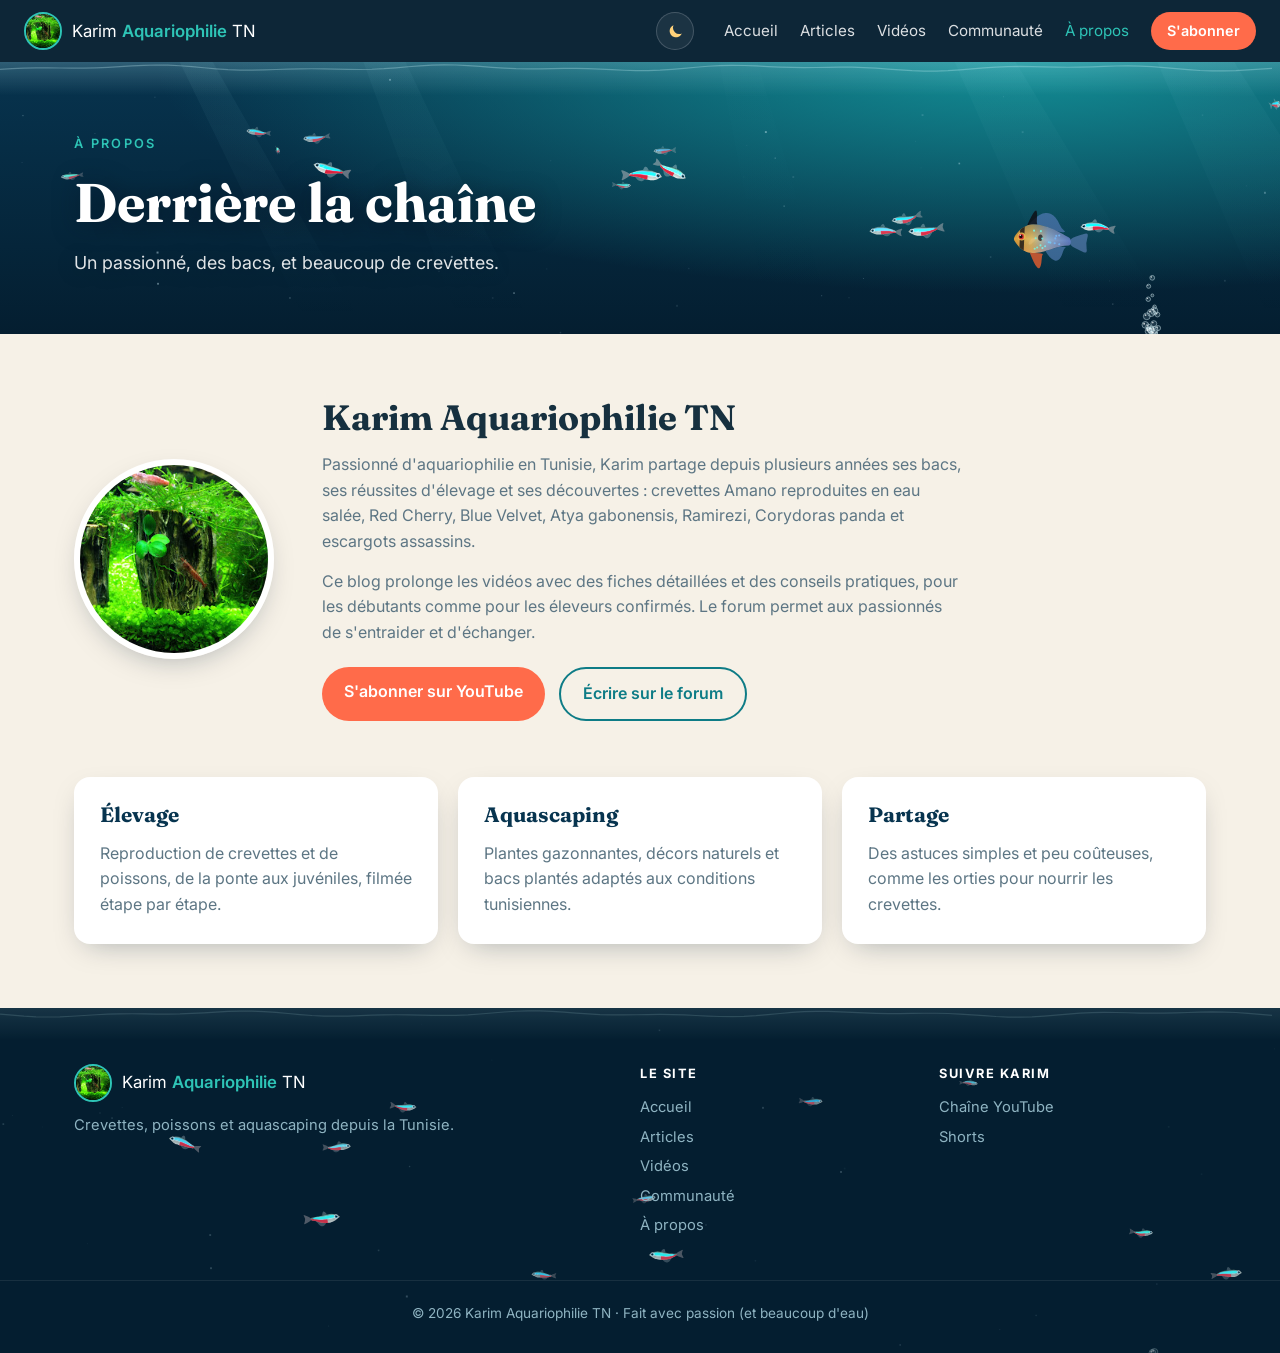
<file: apropos.html>
<!DOCTYPE html>
<html lang="fr">
<head>
  <meta charset="UTF-8">
  <meta name="viewport" content="width=device-width, initial-scale=1.0">
  <title>À propos – Karim Aquariophilie TN</title>
  <meta name="description" content="Qui est Karim, passionné d'aquariophilie en Tunisie.">
  <link rel="icon" href="assets/avatar.jpg">
  <link rel="preconnect" href="https://fonts.googleapis.com">
  <link rel="preconnect" href="https://fonts.gstatic.com" crossorigin>
  <link href="https://fonts.googleapis.com/css2?family=Fraunces:opsz,wght@9..144,600;9..144,800&family=Inter:wght@400;500;600&display=swap" rel="stylesheet">
  <link rel="stylesheet" href="assets/style.css">
</head>
<body data-page="apropos">
  <section class="page-head">
    <div class="container">
      <p class="eyebrow">À propos</p>
      <h1>Derrière la chaîne</h1>
      <p class="lead">Un passionné, des bacs, et beaucoup de crevettes.</p>
    </div>
  </section>
  <main class="container section">
    <div class="about">
      <img src="assets/avatar.jpg" alt="Karim Aquariophilie TN">
      <div>
        <h2>Karim Aquariophilie TN</h2>
        <p>Passionné d'aquariophilie en Tunisie, Karim partage depuis plusieurs années ses bacs, ses réussites d'élevage et ses découvertes : crevettes Amano reproduites en eau salée, Red Cherry, Blue Velvet, Atya gabonensis, Ramirezi, Corydoras panda et escargots assassins.</p>
        <p>Ce blog prolonge les vidéos avec des fiches détaillées et des conseils pratiques, pour les débutants comme pour les éleveurs confirmés. Le forum permet aux passionnés de s'entraider et d'échanger.</p>
        <div class="hero-cta">
          <a class="btn" href="https://www.youtube.com/@karimaquariophilietn2039?sub_confirmation=1" target="_blank" rel="noopener">S'abonner sur YouTube</a>
          <a class="btn btn-outline" href="communaute.html">Écrire sur le forum</a>
        </div>
      </div>
    </div>

    <div class="values">
      <div class="panel"><h3>Élevage</h3><p>Reproduction de crevettes et de poissons, de la ponte aux juvéniles, filmée étape par étape.</p></div>
      <div class="panel"><h3>Aquascaping</h3><p>Plantes gazonnantes, décors naturels et bacs plantés adaptés aux conditions tunisiennes.</p></div>
      <div class="panel"><h3>Partage</h3><p>Des astuces simples et peu coûteuses, comme les orties pour nourrir les crevettes.</p></div>
    </div>
  </main>

  <script src="assets/config.js"></script>
  <script src="assets/data.js"></script>
  <script src="assets/db.js"></script>
  <script src="assets/app.js"></script>
  <script src="assets/aquarium.js"></script>
  <script src="assets/community.js"></script>
</body>
</html>
</file>
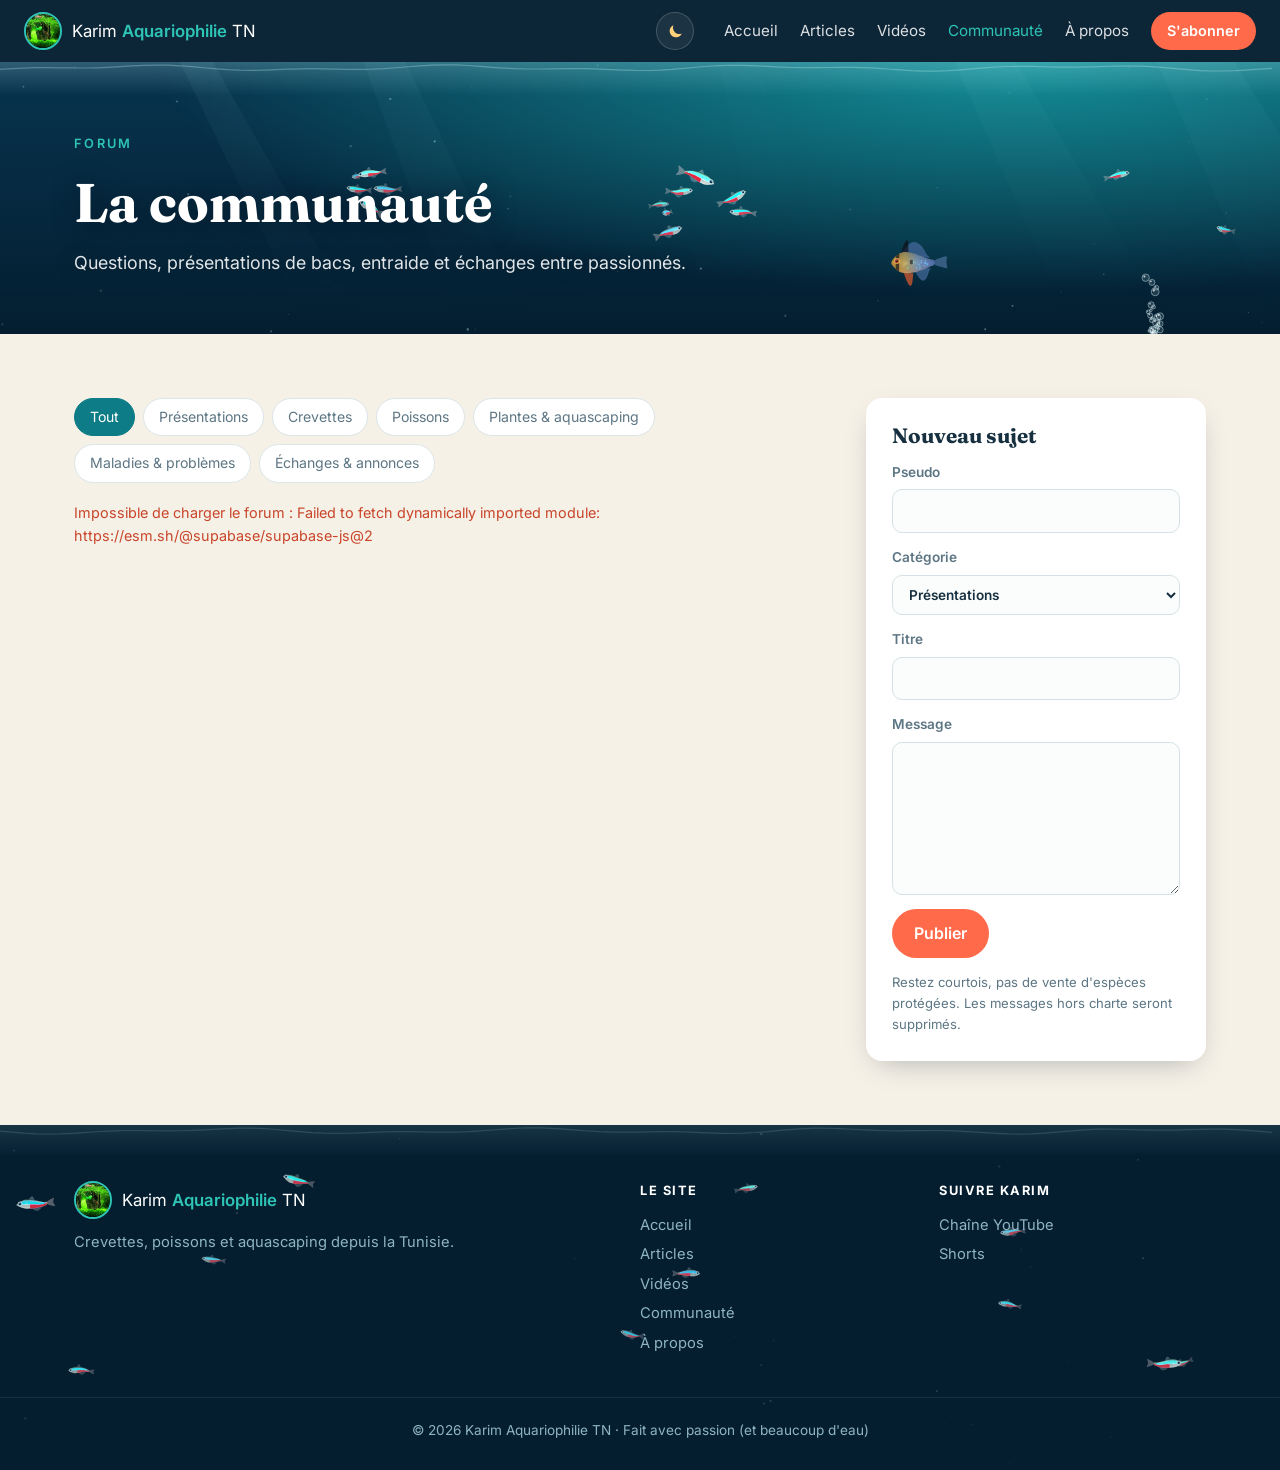
<file: communaute.html>
<!DOCTYPE html>
<html lang="fr">
<head>
  <meta charset="UTF-8">
  <meta name="viewport" content="width=device-width, initial-scale=1.0">
  <title>Communauté – Karim Aquariophilie TN</title>
  <meta name="description" content="Forum d'entraide entre passionnés d'aquariophilie en Tunisie.">
  <link rel="icon" href="assets/avatar.jpg">
  <link rel="preconnect" href="https://fonts.googleapis.com">
  <link rel="preconnect" href="https://fonts.gstatic.com" crossorigin>
  <link href="https://fonts.googleapis.com/css2?family=Fraunces:opsz,wght@9..144,600;9..144,800&family=Inter:wght@400;500;600&display=swap" rel="stylesheet">
  <link rel="stylesheet" href="assets/style.css">
</head>
<body data-page="communaute">
  <section class="page-head">
    <div class="container">
      <p class="eyebrow">Forum</p>
      <h1>La communauté</h1>
      <p class="lead">Questions, présentations de bacs, entraide et échanges entre passionnés.</p>
    </div>
  </section>
  <main class="container section" id="forum">
    <div id="forum-body"></div>
  </main>

  <script src="assets/config.js"></script>
  <script src="assets/data.js"></script>
  <script src="assets/db.js"></script>
  <script src="assets/app.js"></script>
  <script src="assets/aquarium.js"></script>
  <script src="assets/community.js"></script>
</body>
</html>
</file>
<file: assets/style.css>
:root {
  --abyss: #041e30;
  --deep: #07344f;
  --lagoon: #0e7c86;
  --aqua: #2ec4b6;
  --foam: #e8f7f5;
  --sand: #f6f1e7;
  --coral: #ff6b4a;
  --text: #16303f;
  --muted: #5d7684;
  --radius: 16px;
  --shadow: 0 10px 30px -12px rgba(4, 30, 48, .35);
}

* { box-sizing: border-box; margin: 0; padding: 0; }
html { scroll-behavior: smooth; }
body { font-family: Inter, system-ui, sans-serif; color: var(--text); background: var(--sand); line-height: 1.6; }
img { display: block; max-width: 100%; }
a { color: inherit; text-decoration: none; }
button { font: inherit; cursor: pointer; border: 0; background: none; color: inherit; text-align: left; }
h1, h2, h3 { font-family: Fraunces, Georgia, serif; line-height: 1.15; }

.container { max-width: 1180px; margin: 0 auto; padding: 0 24px; }
.narrow { max-width: 760px; }

/* ---------- Nav ---------- */
.nav {
  position: sticky; top: 0; z-index: 20;
  display: flex; align-items: center; justify-content: space-between; gap: 16px;
  padding: 12px 24px;
  background: rgba(4, 30, 48, .96);
  color: #fff;
}
.brand { display: flex; align-items: center; gap: 10px; font-size: 1.05rem; }
.brand img { width: 38px; height: 38px; border-radius: 50%; border: 2px solid var(--aqua); }
.brand b { color: var(--aqua); font-weight: 600; }
.nav nav { display: flex; align-items: center; gap: 22px; font-size: .95rem; }
.nav nav a:not(.btn) { opacity: .85; }
.nav nav a:not(.btn):hover, .nav nav a.active { opacity: 1; color: var(--aqua); }
.burger { display: none; color: #fff; font-size: 1.5rem; }

.btn {
  display: inline-block; padding: 12px 22px; border-radius: 999px;
  background: var(--coral); color: #fff; font-weight: 600;
  transition: transform .15s, box-shadow .15s;
}
.btn:hover { transform: translateY(-2px); box-shadow: 0 8px 20px -8px var(--coral); }
.btn-sm { padding: 7px 16px; font-size: .9rem; }
.btn-ghost { background: transparent; border: 2px solid rgba(255,255,255,.5); }
.btn-ghost:hover { border-color: #fff; box-shadow: none; }

/* ---------- Hero ---------- */
.hero {
  position: relative; overflow: hidden; color: #fff;
  background: radial-gradient(ellipse at 70% 0%, #138f96 0%, transparent 55%),
              linear-gradient(180deg, var(--deep), var(--abyss));
  padding: 110px 24px 260px;
}
.hero-inner { position: relative; max-width: 1180px; margin: 0 auto; z-index: 2; }
.eyebrow { text-transform: uppercase; letter-spacing: .18em; font-size: .8rem; color: var(--aqua); font-weight: 600; margin-bottom: 18px; }
.hero h1 { font-size: clamp(2.2rem, 5vw, 4rem); font-weight: 800; max-width: 850px; }
.hero h1 span { color: var(--aqua); }
.lead { max-width: 620px; margin: 22px 0 32px; font-size: 1.12rem; opacity: .88; }
.hero-cta { display: flex; gap: 14px; flex-wrap: wrap; }
.stats { list-style: none; display: flex; gap: 40px; flex-wrap: wrap; margin-top: 56px; }
.stats li { font-size: .9rem; opacity: .8; }
.stats b { display: block; font-family: Fraunces, serif; font-size: 2rem; color: #fff; opacity: 1; }


/* ---------- Sections ---------- */
section, .section { padding-block: 64px; }
section.container, .container.section { padding-block: 64px; }
section.first { padding-top: 40px; }
.section-head { display: flex; align-items: end; justify-content: space-between; flex-wrap: wrap; gap: 16px; margin-bottom: 32px; }
.section-head h2 { font-size: 2.2rem; }
.sub { font-family: Inter, sans-serif; font-size: .85rem; text-transform: uppercase; letter-spacing: .14em; color: var(--muted); margin: 36px 0 16px; }
.band .sub { color: #8fb4c2; }

.filters { display: flex; flex-wrap: wrap; gap: 8px; }
.filters button {
  padding: 7px 15px; border-radius: 999px; font-size: .88rem;
  background: #fff; border: 1px solid #dbe6e8; color: var(--muted);
}
.filters button.active, .filters button:hover { background: var(--lagoon); border-color: var(--lagoon); color: #fff; }
.band .filters button { background: rgba(255,255,255,.07); border-color: rgba(255,255,255,.15); color: #cfe3ea; }
.band .filters button.active, .band .filters button:hover { background: var(--aqua); color: var(--abyss); border-color: var(--aqua); }

.grid { display: grid; grid-template-columns: repeat(auto-fill, minmax(300px, 1fr)); gap: 24px; }

/* ---------- Cards ---------- */
.tag { display: inline-block; font-size: .72rem; font-weight: 600; text-transform: uppercase; letter-spacing: .08em; padding: 4px 10px; border-radius: 6px; background: var(--foam); color: var(--lagoon); }
.tag-crevettes { background: #ffe7e1; color: #c8452a; }
.tag-poissons { background: #e0f0ff; color: #1f6fb2; }
.tag-escargots { background: #fff3d6; color: #a2700a; }
.tag-plantes { background: #e2f6e6; color: #2c8a45; }
.tag-nuisibles { background: #efe6fb; color: #6c3fb0; }

.card, .feature { background: #fff; border-radius: var(--radius); overflow: hidden; box-shadow: var(--shadow); transition: transform .2s, box-shadow .2s; }
.card:hover, .feature:hover { transform: translateY(-4px); box-shadow: 0 18px 40px -16px rgba(4,30,48,.45); }
.card-img { position: relative; aspect-ratio: 16 / 9; overflow: hidden; background: var(--deep); }
.card-img img { width: 100%; height: 100%; object-fit: cover; transition: transform .4s; }
.card:hover .card-img img, .vcard:hover .card-img img { transform: scale(1.05); }
.card-body { padding: 20px 22px 22px; }
.card h3 { font-size: 1.3rem; margin: 12px 0 8px; }
.card p { color: var(--muted); font-size: .95rem; margin-bottom: 14px; }
.card small { color: var(--muted); font-size: .8rem; }

.feature { display: grid; grid-template-columns: 1.2fr 1fr; margin-bottom: 28px; }
.feature img { width: 100%; height: 100%; min-height: 300px; object-fit: cover; }
.feature > div { padding: 40px; display: flex; flex-direction: column; justify-content: center; align-items: flex-start; gap: 14px; }
.feature h3 { font-size: 2rem; }
.feature p { color: var(--muted); }
.link { color: var(--coral); font-weight: 600; }

/* ---------- Videos ---------- */
.band { background: linear-gradient(180deg, var(--abyss), var(--deep)); color: #fff; }
.videos { grid-template-columns: repeat(auto-fill, minmax(250px, 1fr)); }
.vcard { display: block; width: 100%; border-radius: 12px; overflow: hidden; background: rgba(255,255,255,.05); border: 1px solid rgba(255,255,255,.08); transition: background .2s; }
.vcard:hover { background: rgba(255,255,255,.1); }
.vbody { padding: 12px 14px 14px; }
.vbody h4 { font-size: .95rem; font-weight: 600; margin-bottom: 4px; }
.vbody small { color: #8fb4c2; font-size: .8rem; }
.play {
  position: absolute; top: 50%; left: 50%; transform: translate(-50%, -50%);
  width: 52px; height: 52px; border-radius: 50%; display: grid; place-items: center;
  background: rgba(255,107,74,.92); color: #fff; font-size: 1.1rem; padding-left: 3px;
  opacity: .9; transition: transform .2s;
}
.vcard:hover .play, .scard:hover .play { transform: translate(-50%, -50%) scale(1.12); }
.dur { position: absolute; right: 8px; bottom: 8px; background: rgba(0,0,0,.75); font-size: .75rem; padding: 2px 6px; border-radius: 4px; }

.shorts { display: grid; grid-auto-flow: column; grid-auto-columns: 190px; gap: 16px; overflow-x: auto; padding-bottom: 12px; scroll-snap-type: x mandatory; }
.scard {
  position: relative; aspect-ratio: 9 / 16; border-radius: 14px; overflow: hidden;
  background-size: cover; background-position: center; scroll-snap-align: start;
  display: flex; align-items: flex-end; color: #fff;
}
.scard::after { content: ""; position: absolute; inset: 0; background: linear-gradient(180deg, transparent 40%, rgba(4,30,48,.95)); }
.scard > div { position: relative; z-index: 1; padding: 12px; }
.scard h4 { font-size: .85rem; font-weight: 600; line-height: 1.3; }
.scard small { color: #bfe0e6; font-size: .75rem; }
.scard .play { z-index: 1; width: 44px; height: 44px; }
.empty { color: #8fb4c2; }

/* ---------- About ---------- */
.about { display: flex; gap: 48px; align-items: center; }
.about img { width: 200px; height: 200px; border-radius: 50%; border: 6px solid #fff; box-shadow: var(--shadow); flex-shrink: 0; }
.about h2 { font-size: 2.2rem; margin-bottom: 14px; }
.about p { color: var(--muted); margin-bottom: 14px; max-width: 640px; }
.about .btn { margin-top: 8px; }

footer { background: var(--abyss); color: #8fb4c2; padding: 56px 0 28px; font-size: .92rem; }
.footer-grid { display: grid; grid-template-columns: 2fr 1fr 1fr; gap: 32px; margin-bottom: 36px; }
.footer-grid .brand { color: #fff; margin-bottom: 12px; }
.footer-grid h4 { color: #fff; font-size: .8rem; text-transform: uppercase; letter-spacing: .12em; margin-bottom: 12px; }
.footer-grid a:not(.brand) { display: block; margin-bottom: 6px; }
.footer-grid a:hover { color: var(--aqua); }
.copy { text-align: center; border-top: 1px solid rgba(255,255,255,.08); padding-top: 22px; font-size: .85rem; }

/* ---------- Modal ---------- */
.modal { position: fixed; inset: 0; z-index: 50; background: rgba(2, 14, 24, .88); display: grid; place-items: center; padding: 24px; }
.modal[hidden] { display: none; }
.modal-box { position: relative; width: min(960px, 100%); }
.modal-frame { aspect-ratio: 16 / 9; border-radius: 12px; overflow: hidden; background: #000; }
.modal-frame.is-short { aspect-ratio: 9 / 16; width: min(380px, 100%); max-height: 85vh; margin: 0 auto; }
.modal-frame iframe { width: 100%; height: 100%; border: 0; }
.modal-close { position: absolute; top: -44px; right: 0; color: #fff; font-size: 2rem; line-height: 1; }

/* ---------- Article ---------- */
.article-hero { background-size: cover; background-position: center; color: #fff; padding: 90px 0 70px; }
.article-hero h1 { font-size: clamp(2rem, 4.5vw, 3.2rem); margin: 16px 0 12px; }
.back { display: block; width: fit-content; margin-bottom: 22px; color: var(--aqua); font-size: .9rem; }
.meta { opacity: .8; font-size: .95rem; }
.prose { padding: 56px 24px 20px; font-size: 1.08rem; }
.prose p, .prose ul, .prose ol { margin-bottom: 1.1em; }
.prose h2 { font-size: 1.7rem; margin: 1.8em 0 .6em; color: var(--deep); }
.prose ul, .prose ol { padding-left: 1.4em; }
.prose li { margin-bottom: .4em; }
.prose .tip { background: var(--foam); border-left: 4px solid var(--aqua); padding: 18px 22px; border-radius: 0 12px 12px 0; margin: 1.8em 0; }
.article-videos { display: grid; grid-template-columns: repeat(auto-fill, minmax(200px, 1fr)); gap: 16px; }
.article-videos .vcard { background: var(--deep); color: #fff; }
.article-videos .scard { max-height: 360px; }
.more-title { font-size: 1.8rem; margin-bottom: 24px; }

/* ---------- Pages internes ---------- */
.page-head { color: #fff; padding: 72px 0 56px; background: radial-gradient(ellipse at 80% 0%, #138f96 0%, transparent 60%), linear-gradient(180deg, var(--deep), var(--abyss)); }
.page-head h1 { font-size: clamp(2.2rem, 5vw, 3.4rem); }
.page-head .lead { margin: 14px 0 0; }
.toolbar { display: flex; justify-content: space-between; align-items: center; gap: 16px; flex-wrap: wrap; margin-bottom: 28px; }
.search { padding: 10px 16px; border-radius: 999px; border: 1px solid #dbe6e8; font: inherit; min-width: 260px; background: #fff; }
.search:focus, .form input:focus, .form textarea:focus, .form select:focus { outline: 2px solid var(--aqua); border-color: transparent; }
.band.section .filters { margin-bottom: 8px; }
.link:hover { text-decoration: underline; }
.btn-outline { background: transparent; color: var(--lagoon); border: 2px solid var(--lagoon); }
.btn-outline:hover { box-shadow: none; background: var(--lagoon); color: #fff; }
.btn:disabled { opacity: .6; cursor: wait; transform: none; }
.cta-box { display: flex; align-items: center; justify-content: space-between; gap: 28px; padding: 44px; border-radius: var(--radius); color: #fff; background: linear-gradient(120deg, var(--lagoon), var(--deep)); box-shadow: var(--shadow); }
.cta-box h2 { font-size: 2rem; margin-bottom: 8px; }
.cta-box p { opacity: .88; max-width: 620px; }
.values { display: grid; grid-template-columns: repeat(3, 1fr); gap: 20px; margin-top: 56px; }
.values h3 { margin-bottom: 8px; color: var(--deep); }
.values p { color: var(--muted); }

/* ---------- Formulaires ---------- */
.panel { background: #fff; border-radius: var(--radius); box-shadow: var(--shadow); padding: 26px; }
.panel h3 { font-size: 1.3rem; margin-bottom: 14px; }
.form label { display: block; font-size: .85rem; font-weight: 600; color: var(--muted); margin-bottom: 14px; }
.form input, .form textarea, .form select { display: block; width: 100%; margin-top: 6px; padding: 10px 12px; border: 1px solid #d5e1e4; border-radius: 10px; font: inherit; color: var(--text); background: #fbfdfd; resize: vertical; }
.form-error { color: #c8452a; font-size: .9rem; min-height: 0; }
.form-error:not(:empty) { margin-bottom: 12px; }
.notice { background: #fff3d6; color: #7a5506; border-radius: 10px; padding: 12px 16px; font-size: .9rem; margin-bottom: 24px; }
.hint { color: var(--muted); font-size: .82rem; margin-top: 14px; }
.back.dark { color: var(--lagoon); }

/* ---------- Forum & commentaires ---------- */
.forum-layout { display: grid; grid-template-columns: 1fr 340px; gap: 32px; align-items: start; }
.forum-layout aside { position: sticky; top: 84px; }
.forum-layout .filters { margin-bottom: 18px; }
.forum-layout .filters button.active, .forum-layout .filters button:hover { background: var(--lagoon); }
.topic-list { display: flex; flex-direction: column; gap: 12px; }
.topic { display: flex; align-items: center; gap: 16px; background: #fff; border-radius: 14px; padding: 18px 20px; box-shadow: 0 4px 16px -10px rgba(4,30,48,.35); transition: transform .15s; }
.topic:hover { transform: translateX(4px); }
.topic-main { flex: 1; min-width: 0; }
.topic h3 { font-size: 1.15rem; margin: 6px 0 4px; overflow-wrap: anywhere; }
.topic-count { text-align: center; color: var(--muted); min-width: 64px; }
.topic-count b { display: block; font-family: Fraunces, serif; font-size: 1.5rem; color: var(--deep); }
.tag-forum { background: var(--foam); color: var(--lagoon); }
.avatar { flex-shrink: 0; width: 42px; height: 42px; border-radius: 50%; display: grid; place-items: center; color: #fff; font-weight: 600; }
.post { display: flex; gap: 14px; padding: 18px 0; border-bottom: 1px solid #e6ecee; }
.post > div { min-width: 0; overflow-wrap: anywhere; }
.post-meta { color: var(--muted); font-size: .85rem; margin-bottom: 4px; }
.post-meta b { color: var(--text); }
.post-first { background: #fff; border-radius: 14px; padding: 22px; border: 0; box-shadow: var(--shadow); margin-top: 18px; }
.thread { max-width: 820px; }
.thread h2 { font-size: 2rem; margin-top: 10px; }
.replies-title { margin: 36px 0 4px; font-size: 1.3rem; }
#reply-form, #comment-form { margin-top: 28px; }
.comments { padding-top: 24px; }
.comments h2 { font-size: 1.7rem; margin-bottom: 12px; }
.empty { color: var(--muted); padding: 14px 0; }
.band .empty { color: #8fb4c2; }

/* ---------- Aquarium animé ---------- */
.tank { position: absolute; inset: 0; width: 100%; height: 100%; display: block; z-index: 0; }
.hero { cursor: crosshair; }
.hero a, .hero button { cursor: pointer; }
.hero-inner h1, .hero-inner .lead, .page-head h1, .page-head .lead { text-shadow: 0 2px 24px rgba(2, 20, 32, .55); }
.page-head, .article-hero, footer { position: relative; overflow: hidden; }
.page-head > .container, .article-hero > .container, footer > :not(canvas) { position: relative; z-index: 1; }
.tank-footer { opacity: .9; }
.tank-ui { position: absolute; z-index: 2; top: 22px; right: 26px; display: flex; flex-direction: column; align-items: flex-end; gap: 8px; pointer-events: none; }
.tank-hint {
  position: relative; margin: 0;
  padding: 8px 14px 8px 34px; border-radius: 999px; font-size: .82rem; color: #d8f3f6;
  background: rgba(4, 30, 48, .72); border: 1px solid rgba(160, 230, 240, .25);
  pointer-events: none; transition: opacity .6s, transform .6s;
  animation: hint-float 3.2s ease-in-out infinite;
}
.tank-hint::before {
  content: ""; position: absolute; left: 13px; top: 50%; width: 10px; height: 10px; margin-top: -5px;
  border-radius: 50%; background: #f0a43a; box-shadow: 0 0 0 0 rgba(240, 164, 58, .7); animation: hint-dot 1.6s infinite;
}
.tank-hint.done { display: none; }
@media (hover: none) { .hint-hover { display: none; } }
.tank-counter {
  display: flex; align-items: center; gap: 6px; margin: 0; padding: 7px 14px; border-radius: 999px;
  font-size: .85rem; color: #d8f3f6; background: rgba(4, 30, 48, .5); border: 1px solid rgba(240, 164, 58, .45);
  background: rgba(4, 30, 48, .78); animation: rise-in .6s cubic-bezier(.2, .75, .2, 1) both;
}
.tank-counter[hidden] { display: none; }
.tank-counter svg { width: 22px; height: 13px; color: #f0a43a; }
.tank-counter b { font-family: Fraunces, serif; font-size: 1.05rem; color: #ffd08a; }
.tank-counter.bump b { animation: bump .45s cubic-bezier(.2, 1.6, .4, 1); display: inline-block; }
@keyframes bump { 40% { transform: scale(1.45); color: #fff; } }
.hero.tank-link { cursor: pointer; }

/* bouton mode nuit */
.night-toggle {
  display: grid; place-items: center; width: 38px; height: 38px; border-radius: 50%; margin-left: auto; margin-right: 14px;
  color: #ffd27a; border: 1px solid rgba(255, 255, 255, .18); background: rgba(255, 255, 255, .06);
  transition: background .2s, transform .3s;
}
.night-toggle:hover { background: rgba(255, 255, 255, .14); transform: rotate(-15deg); }
.night-toggle svg { width: 19px; height: 19px; grid-area: 1 / 1; transition: opacity .3s, transform .4s; }
.i-moon { fill: currentColor; }
.i-sun { fill: none; stroke: currentColor; stroke-width: 1.8; stroke-linecap: round; opacity: 0; transform: rotate(-90deg) scale(.5); }
.i-sun circle { fill: currentColor; }
.night-toggle[aria-pressed="true"] .i-moon { opacity: 0; transform: rotate(90deg) scale(.5); }
.night-toggle[aria-pressed="true"] .i-sun { opacity: 1; transform: none; }
.nav nav { margin-left: 0; }
@keyframes hint-float { 50% { transform: translateY(-4px); } }
@keyframes hint-dot { 70% { box-shadow: 0 0 0 10px rgba(240, 164, 58, 0); } 100% { box-shadow: 0 0 0 0 rgba(240, 164, 58, 0); } }

/* vagues en mouvement entre l'aquarium et la page */
.waves { position: absolute; left: 0; bottom: -1px; width: 100%; height: 90px; overflow: hidden; z-index: 1; pointer-events: none; }
.wave { position: absolute; bottom: 0; left: 0; width: 200%; height: 100%; fill: var(--sand); }
.wave-back { opacity: .45; animation: wave-drift 19s linear infinite; }
.wave-front { animation: wave-drift 12s linear infinite reverse; }
@keyframes wave-drift { from { transform: translateX(0); } to { transform: translateX(-50%); } }

/* entrée du titre */
.hero-inner > *, .page-head .container > * { animation: rise-in 1s cubic-bezier(.2, .75, .2, 1) both; }
.hero-inner > :nth-child(2), .page-head .container > :nth-child(2) { animation-delay: .12s; }
.hero-inner > :nth-child(3), .page-head .container > :nth-child(3) { animation-delay: .24s; }
.hero-inner > :nth-child(4) { animation-delay: .36s; }
.hero-inner > :nth-child(5) { animation-delay: .48s; }
@keyframes rise-in { from { opacity: 0; transform: translateY(26px); filter: blur(4px); } }

/* apparition au défilement */
.reveal { opacity: 0; transform: translateY(30px) scale(.98); transition: opacity .8s ease, transform .8s cubic-bezier(.2, .75, .2, 1) !important; }
.reveal.in { opacity: 1; transform: none; }

/* cartes 3D + reflet */
.card, .feature, .vcard { position: relative; transition: transform .25s ease-out, box-shadow .25s, background .2s; }
.tilting { will-change: transform; }
.tilting::after {
  content: ""; position: absolute; inset: 0; pointer-events: none; border-radius: inherit; z-index: 2;
  background: radial-gradient(circle at var(--gx) var(--gy), rgba(255, 255, 255, .28), transparent 55%);
  mix-blend-mode: soft-light;
}

/* bulles des boutons */
.btn { position: relative; }
.pop-bubble {
  position: absolute; border-radius: 50%; pointer-events: none;
  border: 1.5px solid currentColor; background: rgba(255, 255, 255, .15); opacity: .85;
  animation: pop-up .9s cubic-bezier(.2, .7, .3, 1) forwards;
}
@keyframes pop-up { to { transform: translate(var(--dx), var(--dy)) scale(.3); opacity: 0; } }

/* transitions douces entre les pages */
@view-transition { navigation: auto; }

@media (prefers-reduced-motion: reduce) {
  * { transition: none !important; animation: none !important; }
}

/* ---------- Responsive ---------- */
@media (max-width: 820px) {
  .burger { display: block; }
  .nav { flex-wrap: wrap; }
  .nav nav { display: none; width: 100%; flex-direction: column; align-items: flex-start; gap: 14px; padding: 12px 0 6px; }
  .nav.open nav { display: flex; }
  .footer-grid { grid-template-columns: 1fr; }
  .forum-layout { grid-template-columns: 1fr; }
  .forum-layout aside { order: -1; position: static; }
  .cta-box { flex-direction: column; align-items: flex-start; }
  .values { grid-template-columns: 1fr; }
  .topic-count { display: none; }
  .feature { grid-template-columns: 1fr; }
  .feature img { min-height: 200px; }
  .feature > div { padding: 26px; }
  .about { flex-direction: column; text-align: center; }
  .about p { margin-left: auto; margin-right: auto; }
  .stats { gap: 24px; }
  .hero { padding-bottom: 220px; }
  .tank-ui { top: auto; bottom: 96px; right: 50%; transform: translateX(50%); align-items: center; }
  .tank-hint { white-space: nowrap; animation: none; }
  .night-toggle { margin-right: 10px; }
}
</file>
